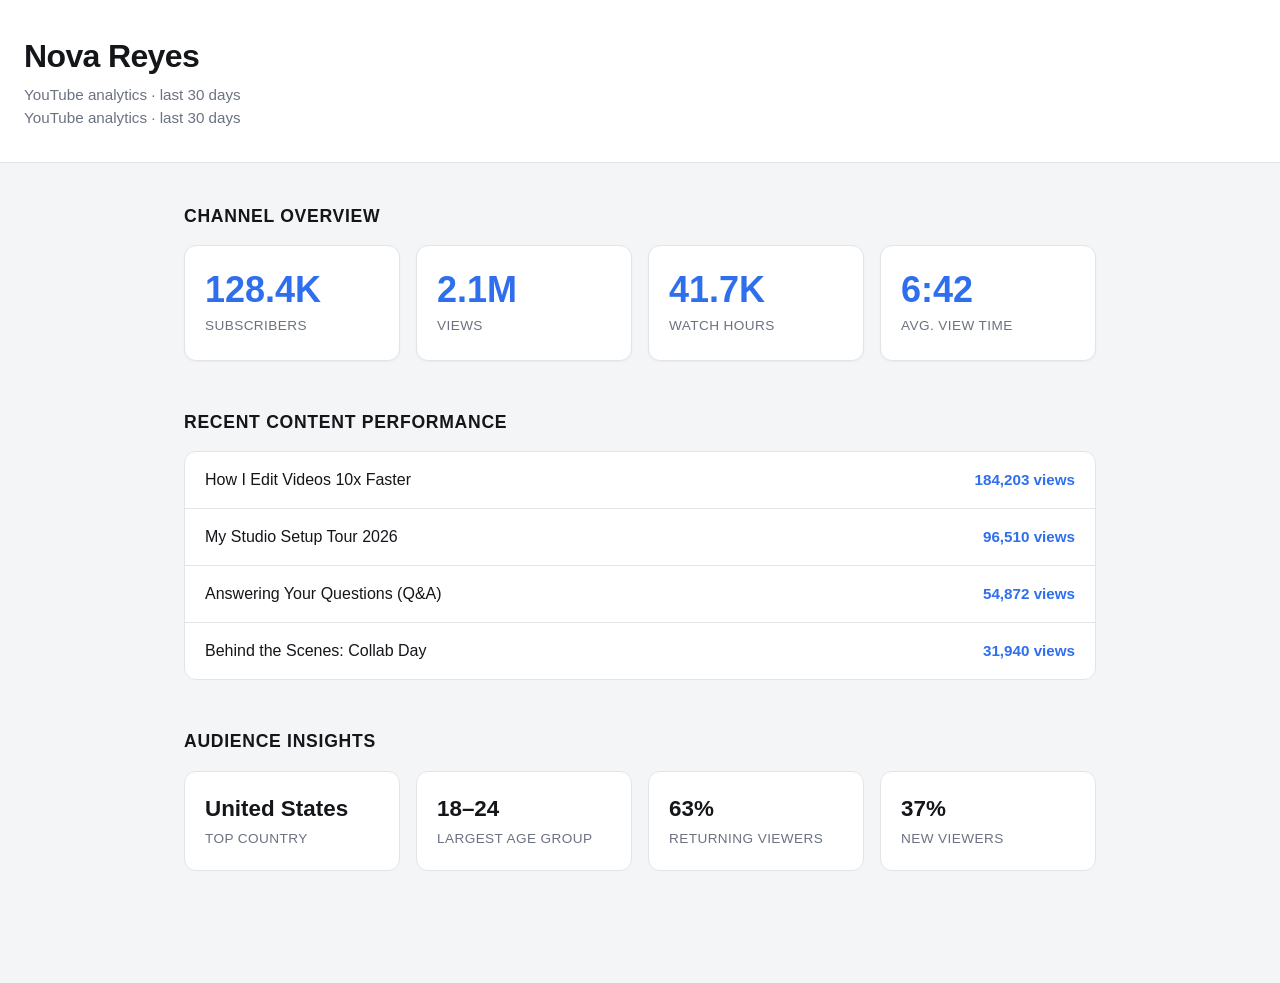
<file: index.html>
<!DOCTYPE html>
<html lang="en">
<head>
  <meta charset="UTF-8" />
  <meta name="viewport" content="width=device-width, initial-scale=1.0" />
  <title>Creator Analytics Dashboard</title>
  <link rel="stylesheet" href="style.css" />
</head>
<body>

  <header class="site-header">
    <h1>Nova Reyes</h1>
    <p class="subtitle">YouTube analytics · last 30 days</p>
    <p class="subtitle">YouTube analytics · last 30 days</p>
  </header>

  <main>

    <section class="metrics">
      <h2>Channel overview</h2>
      <div class="card-grid">
        <div class="card">
          <p class="metric-number">128.4K</p>
          <p class="metric-label">Subscribers</p>
        </div>
        <div class="card">
          <p class="metric-number">2.1M</p>
          <p class="metric-label">Views</p>
        </div>
        <div class="card">
          <p class="metric-number">41.7K</p>
          <p class="metric-label">Watch hours</p>
        </div>
        <div class="card">
          <p class="metric-number">6:42</p>
          <p class="metric-label">Avg. view time</p>
        </div>
      </div>
    </section>

    <section class="recent-content">
      <h2>Recent content performance</h2>
      <ul class="content-list">
        <li class="content-item">
          <span class="content-title">How I Edit Videos 10x Faster</span>
          <span class="content-views">184,203 views</span>
        </li>
        <li class="content-item">
          <span class="content-title">My Studio Setup Tour 2026</span>
          <span class="content-views">96,510 views</span>
        </li>
        <li class="content-item">
          <span class="content-title">Answering Your Questions (Q&amp;A)</span>
          <span class="content-views">54,872 views</span>
        </li>
        <li class="content-item">
          <span class="content-title">Behind the Scenes: Collab Day</span>
          <span class="content-views">31,940 views</span>
        </li>
      </ul>
    </section>

    <section class="audience">
      <h2>Audience insights</h2>
      <div class="audience-grid">
        <div class="audience-fact">
          <p class="fact-value">United States</p>
          <p class="fact-label">Top country</p>
        </div>
        <div class="audience-fact">
          <p class="fact-value">18–24</p>
          <p class="fact-label">Largest age group</p>
        </div>
        <div class="audience-fact">
          <p class="fact-value">63%</p>
          <p class="fact-label">Returning viewers</p>
        </div>
        <div class="audience-fact">
          <p class="fact-value">37%</p>
          <p class="fact-label">New viewers</p>
        </div>
      </div>
    </section>

  </main>

</body>
</html>
</file>
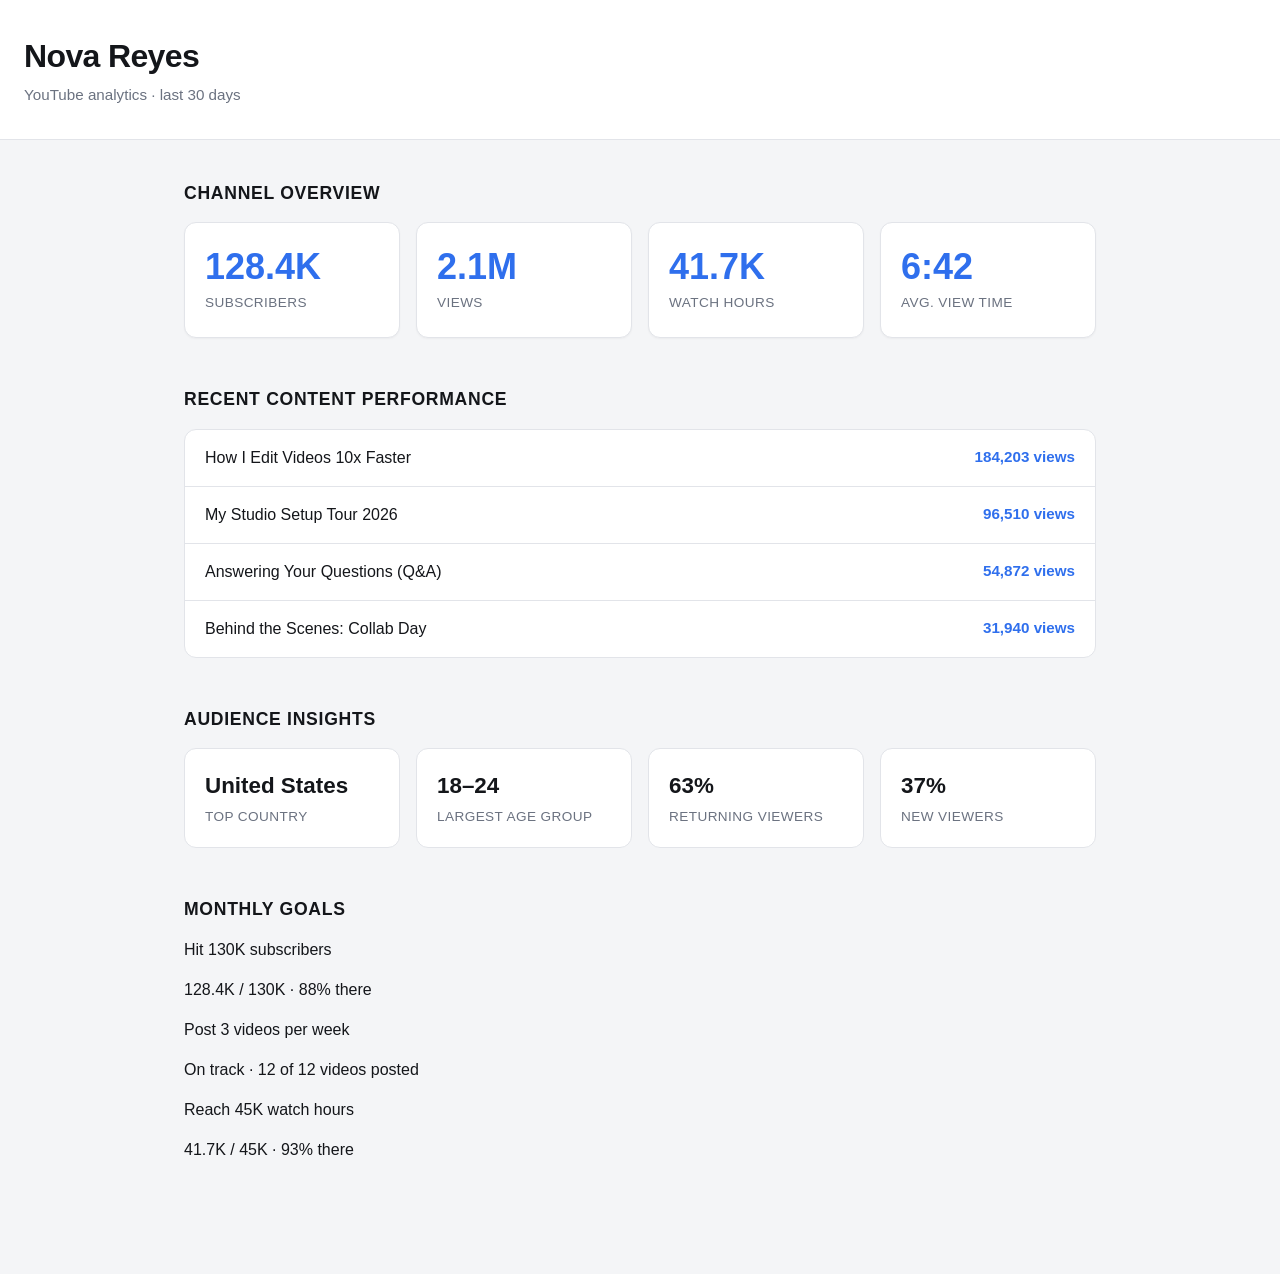
<file: index_P2.html>
<!DOCTYPE html>
<html lang="en">
<head>
  <meta charset="UTF-8" />
  <meta name="viewport" content="width=device-width, initial-scale=1.0" />
  <title>Creator Analytics Dashboard</title>
  <link rel="stylesheet" href="style.css" />
</head>
<body>

  <header class="site-header">
    <h1>Nova Reyes</h1>
    <p class="subtitle">YouTube analytics · last 30 days</p>
  </header>

  <main>

    <section class="metrics">
      <h2>Channel overview</h2>
      <div class="card-grid">
        <div class="card">
          <p class="metric-number">128.4K</p>
          <p class="metric-label">Subscribers</p>
        </div>
        <div class="card">
          <p class="metric-number">2.1M</p>
          <p class="metric-label">Views</p>
        </div>
        <div class="card">
          <p class="metric-number">41.7K</p>
          <p class="metric-label">Watch hours</p>
        </div>
        <div class="card">
          <p class="metric-number">6:42</p>
          <p class="metric-label">Avg. view time</p>
        </div>
      </div>
    </section>

    <section class="recent-content">
      <h2>Recent content performance</h2>
      <ul class="content-list">
        <li class="content-item">
          <span class="content-title">How I Edit Videos 10x Faster</span>
          <span class="content-views">184,203 views</span>
        </li>
        <li class="content-item">
          <span class="content-title">My Studio Setup Tour 2026</span>
          <span class="content-views">96,510 views</span>
        </li>
        <li class="content-item">
          <span class="content-title">Answering Your Questions (Q&amp;A)</span>
          <span class="content-views">54,872 views</span>
        </li>
        <li class="content-item">
          <span class="content-title">Behind the Scenes: Collab Day</span>
          <span class="content-views">31,940 views</span>
        </li>
      </ul>
    </section>

    <section class="audience">
      <h2>Audience insights</h2>
      <div class="audience-grid">
        <div class="audience-fact">
          <p class="fact-value">United States</p>
          <p class="fact-label">Top country</p>
        </div>
        <div class="audience-fact">
          <p class="fact-value">18–24</p>
          <p class="fact-label">Largest age group</p>
        </div>
        <div class="audience-fact">
          <p class="fact-value">63%</p>
          <p class="fact-label">Returning viewers</p>
        </div>
        <div class="audience-fact">
          <p class="fact-value">37%</p>
          <p class="fact-label">New viewers</p>
        </div>
      </div>
    </section>

    <section class="goals">
      <h2>Monthly goals</h2>
      <div class="goals-list">
        <div class="goal-item">
          <p class="goal-name">Hit 130K subscribers</p>
          <div class="goal-bar-track">
            <div class="goal-bar-fill" style="width: 88%;"></div>
          </div>
          <p class="goal-status">128.4K / 130K · 88% there</p>
        </div>
        <div class="goal-item">
          <p class="goal-name">Post 3 videos per week</p>
          <div class="goal-bar-track">
            <div class="goal-bar-fill" style="width: 100%;"></div>
          </div>
          <p class="goal-status">On track · 12 of 12 videos posted</p>
        </div>
        <div class="goal-item">
          <p class="goal-name">Reach 45K watch hours</p>
          <div class="goal-bar-track">
            <div class="goal-bar-fill" style="width: 93%;"></div>
          </div>
          <p class="goal-status">41.7K / 45K · 93% there</p>
        </div>
      </div>
    </section>

  </main>

</body>
</html>
</file>
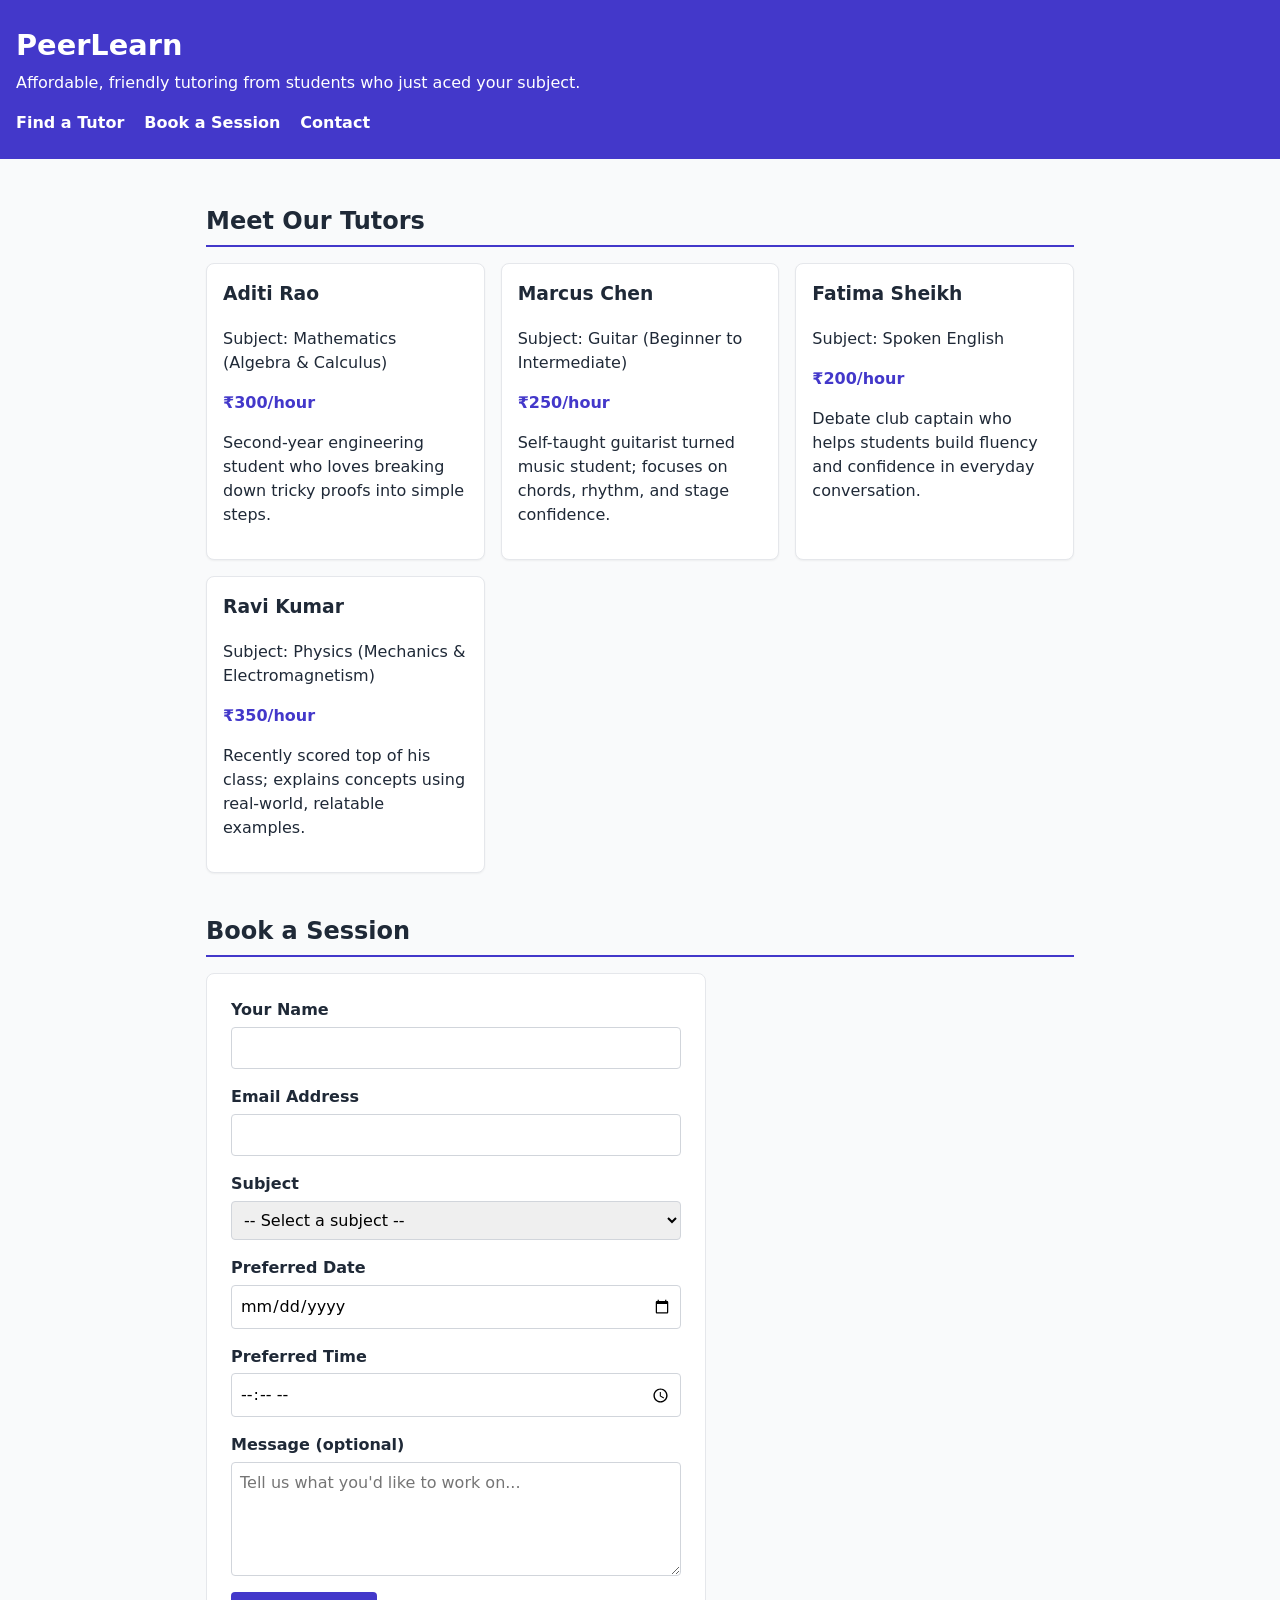
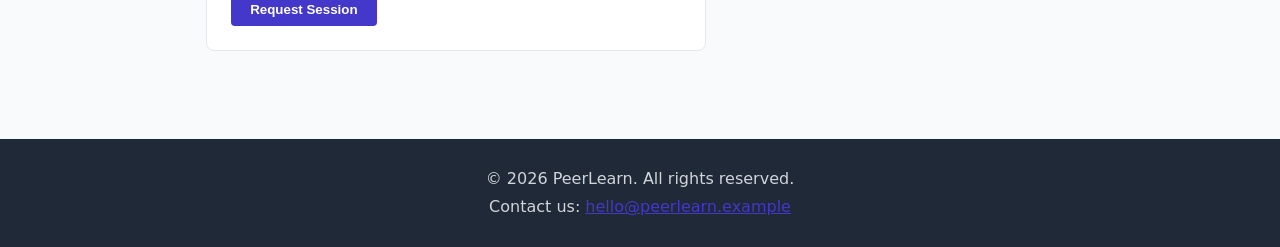
<file: index_P3.html>
<!DOCTYPE html>
<html lang="en">
<head>
  <meta charset="UTF-8">
  <meta name="viewport" content="width=device-width, initial-scale=1.0">
  <title>PeerLearn — Peer Tutoring Marketplace</title>
  <style>
    * { box-sizing: border-box; }
    body {
      font-family: system-ui, -apple-system, "Segoe UI", Roboto, sans-serif;
      margin: 0;
      color: #1f2937;
      background: #f9fafb;
      line-height: 1.5;
    }
    a { color: #4338ca; }
    header {
      background: #4338ca;
      color: #fff;
      padding: 1.5rem 1rem;
    }
    header h1 { margin: 0 0 0.25rem; font-size: 1.8rem; }
    header p { margin: 0 0 1rem; }
    header nav ul {
      list-style: none;
      display: flex;
      gap: 1.25rem;
      margin: 0;
      padding: 0;
      flex-wrap: wrap;
    }
    header nav a {
      color: #fff;
      text-decoration: none;
      font-weight: 600;
    }
    header nav a:hover,
    header nav a:focus { text-decoration: underline; }
    main {
      max-width: 900px;
      margin: 0 auto;
      padding: 1.5rem 1rem 3rem;
    }
    section { margin-bottom: 2.5rem; }
    section > h2 {
      border-bottom: 2px solid #4338ca;
      padding-bottom: 0.4rem;
      margin-bottom: 1rem;
    }
    .tutor-grid {
      display: grid;
      grid-template-columns: repeat(auto-fit, minmax(220px, 1fr));
      gap: 1rem;
    }
    article.tutor-card {
      background: #fff;
      border: 1px solid #e5e7eb;
      border-radius: 8px;
      padding: 1rem;
      box-shadow: 0 1px 2px rgba(0,0,0,0.05);
    }
    article.tutor-card h3 { margin-top: 0; }
    .rate { font-weight: 600; color: #4338ca; }
    form {
      background: #fff;
      border: 1px solid #e5e7eb;
      border-radius: 8px;
      padding: 1.5rem;
      max-width: 500px;
    }
    .form-group { margin-bottom: 1rem; display: flex; flex-direction: column; }
    label { font-weight: 600; margin-bottom: 0.3rem; }
    input, select, textarea {
      padding: 0.5rem;
      border: 1px solid #d1d5db;
      border-radius: 4px;
      font: inherit;
    }
    button[type="submit"] {
      background: #4338ca;
      color: #fff;
      border: none;
      padding: 0.6rem 1.2rem;
      border-radius: 4px;
      font-weight: 600;
      cursor: pointer;
    }
    button[type="submit"]:hover { background: #3730a3; }
    footer {
      background: #1f2937;
      color: #d1d5db;
      text-align: center;
      padding: 1.5rem 1rem;
    }
    footer p { margin: 0.25rem 0; }
  </style>
</head>
<body>

  <header>
    <h1>PeerLearn</h1>
    <p>Affordable, friendly tutoring from students who just aced your subject.</p>
    <nav aria-label="Primary">
      <ul>
        <li><a href="#tutors">Find a Tutor</a></li>
        <li><a href="#booking">Book a Session</a></li>
        <li><a href="#footer-contact">Contact</a></li>
      </ul>
    </nav>
  </header>

  <main>

    <section id="tutors" aria-labelledby="tutors-heading">
      <h2 id="tutors-heading">Meet Our Tutors</h2>
      <div class="tutor-grid">

        <article class="tutor-card">
          <h3>Aditi Rao</h3>
          <p>Subject: Mathematics (Algebra &amp; Calculus)</p>
          <p class="rate">₹300/hour</p>
          <p>Second-year engineering student who loves breaking down tricky proofs into simple steps.</p>
        </article>

        <article class="tutor-card">
          <h3>Marcus Chen</h3>
          <p>Subject: Guitar (Beginner to Intermediate)</p>
          <p class="rate">₹250/hour</p>
          <p>Self-taught guitarist turned music student; focuses on chords, rhythm, and stage confidence.</p>
        </article>

        <article class="tutor-card">
          <h3>Fatima Sheikh</h3>
          <p>Subject: Spoken English</p>
          <p class="rate">₹200/hour</p>
          <p>Debate club captain who helps students build fluency and confidence in everyday conversation.</p>
        </article>

        <article class="tutor-card">
          <h3>Ravi Kumar</h3>
          <p>Subject: Physics (Mechanics &amp; Electromagnetism)</p>
          <p class="rate">₹350/hour</p>
          <p>Recently scored top of his class; explains concepts using real-world, relatable examples.</p>
        </article>

      </div>
    </section>

    <section id="booking" aria-labelledby="booking-heading">
      <h2 id="booking-heading">Book a Session</h2>
      <form action="#" method="post">

        <div class="form-group">
          <label for="student-name">Your Name</label>
          <input type="text" id="student-name" name="student-name" required>
        </div>

        <div class="form-group">
          <label for="student-email">Email Address</label>
          <input type="email" id="student-email" name="student-email" required>
        </div>

        <div class="form-group">
          <label for="subject">Subject</label>
          <select id="subject" name="subject" required>
            <option value="">-- Select a subject --</option>
            <option value="mathematics">Mathematics</option>
            <option value="guitar">Guitar</option>
            <option value="spoken-english">Spoken English</option>
            <option value="physics">Physics</option>
          </select>
        </div>

        <div class="form-group">
          <label for="session-date">Preferred Date</label>
          <input type="date" id="session-date" name="session-date" required>
        </div>

        <div class="form-group">
          <label for="session-time">Preferred Time</label>
          <input type="time" id="session-time" name="session-time">
        </div>

        <div class="form-group">
          <label for="message">Message (optional)</label>
          <textarea id="message" name="message" rows="4" placeholder="Tell us what you'd like to work on..."></textarea>
        </div>

        <button type="submit">Request Session</button>
      </form>
    </section>

  </main>

  <footer id="footer-contact">
    <p>&copy; 2026 PeerLearn. All rights reserved.</p>
    <p>Contact us: <a href="mailto:hello@peerlearn.example">hello@peerlearn.example</a></p>
  </footer>

</body>
</html>
</file>
<file: style.css>
/* ---------- Base ---------- */

:root {
  --bg: #f4f5f7;
  --surface: #ffffff;
  --border: #e2e4e9;
  --text-primary: #14161a;
  --text-muted: #6b7280;
  --accent: #2f6fed;
  --radius: 12px;
}

* {
  box-sizing: border-box;
}

body {
  margin: 0;
  padding: 0;
  background-color: var(--bg);
  color: var(--text-primary);
  font-family: "Segoe UI", Roboto, Helvetica, Arial, sans-serif;
  line-height: 1.5;
}

main {
  max-width: 960px;
  margin: 0 auto;
  padding: 0 24px 64px;
}

/* ---------- Header ---------- */

.site-header {
  background-color: var(--surface);
  border-bottom: 1px solid var(--border);
  padding: 32px 24px;
  margin-bottom: 40px;
}

.site-header h1 {
  margin: 0 0 4px;
  font-size: 2rem;
  font-weight: 700;
  letter-spacing: -0.02em;
}

.subtitle {
  margin: 0;
  color: var(--text-muted);
  font-size: 0.95rem;
}

/* ---------- Section headings ---------- */

section {
  margin-bottom: 48px;
}

section h2 {
  font-size: 1.1rem;
  font-weight: 600;
  color: var(--text-primary);
  margin-bottom: 16px;
  text-transform: uppercase;
  letter-spacing: 0.04em;
}

/* ---------- Metric cards ---------- */

.card-grid {
  display: grid;
  grid-template-columns: repeat(auto-fit, minmax(180px, 1fr));
  gap: 16px;
}

.card {
  background-color: var(--surface);
  border: 1px solid var(--border);
  border-radius: var(--radius);
  padding: 24px 20px;
  text-align: left;
  box-shadow: 0 1px 2px rgba(0, 0, 0, 0.04);
}

.metric-number {
  margin: 0 0 6px;
  font-size: 2.25rem;
  font-weight: 700;
  color: var(--accent);
  line-height: 1.1;
}

.metric-label {
  margin: 0;
  font-size: 0.85rem;
  font-weight: 500;
  color: var(--text-muted);
  text-transform: uppercase;
  letter-spacing: 0.03em;
}

/* ---------- Recent content list ---------- */

.content-list {
  list-style: none;
  margin: 0;
  padding: 0;
  background-color: var(--surface);
  border: 1px solid var(--border);
  border-radius: var(--radius);
  overflow: hidden;
}

.content-item {
  display: flex;
  justify-content: space-between;
  align-items: center;
  padding: 16px 20px;
  border-bottom: 1px solid var(--border);
}

.content-item:last-child {
  border-bottom: none;
}

.content-title {
  font-weight: 500;
  color: var(--text-primary);
}

.content-views {
  font-weight: 600;
  color: var(--accent);
  font-size: 0.95rem;
}

/* ---------- Audience insights ---------- */

.audience-grid {
  display: grid;
  grid-template-columns: repeat(auto-fit, minmax(160px, 1fr));
  gap: 16px;
}

.audience-fact {
  background-color: var(--surface);
  border: 1px solid var(--border);
  border-radius: var(--radius);
  padding: 20px;
}

.fact-value {
  margin: 0 0 4px;
  font-size: 1.4rem;
  font-weight: 700;
  color: var(--text-primary);
}

.fact-label {
  margin: 0;
  font-size: 0.85rem;
  color: var(--text-muted);
  text-transform: uppercase;
  letter-spacing: 0.03em;
}
</file>
